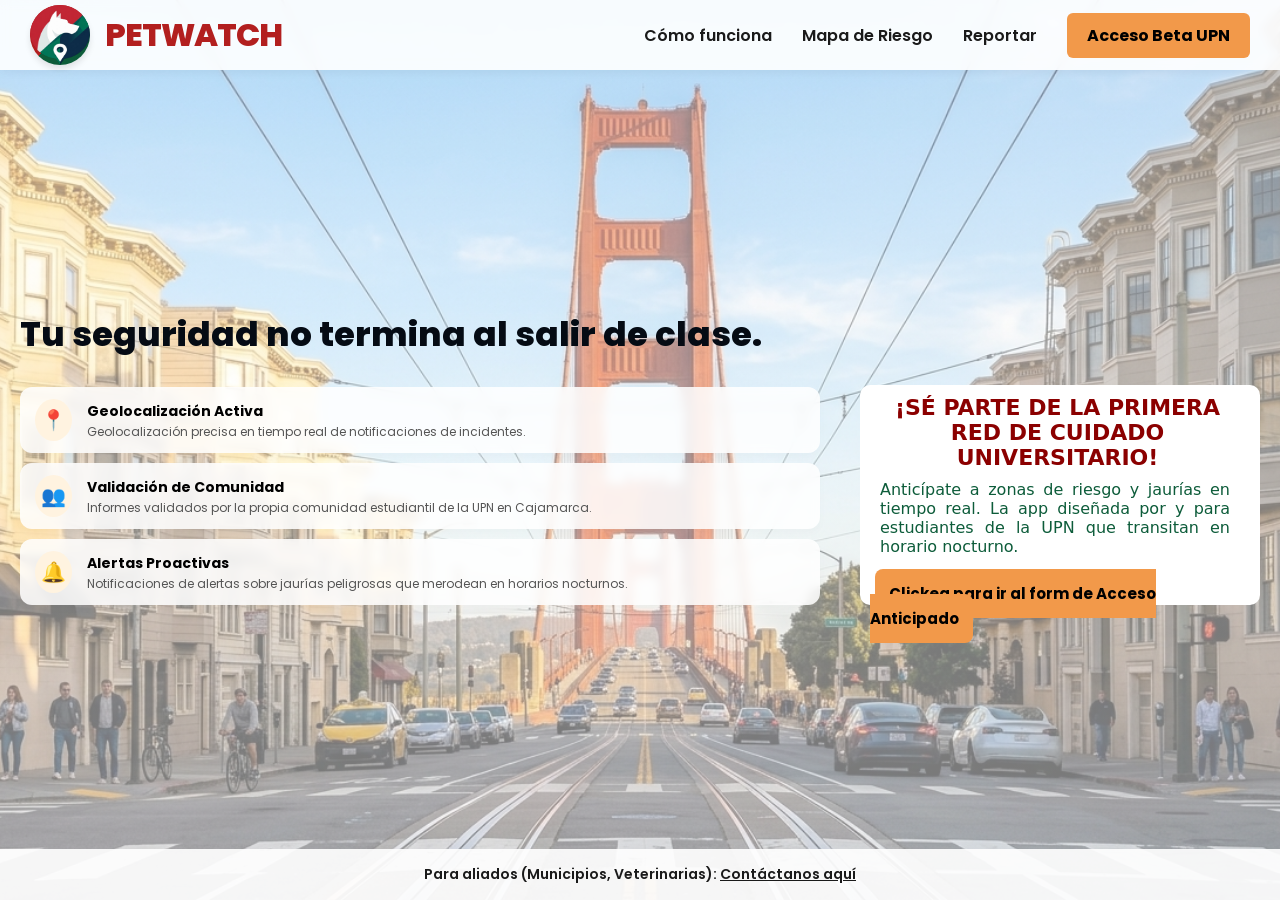
<file: index.html>
<!DOCTYPE html>
<html lang="es">
<head>
    <meta charset="UTF-8">
    <meta name="viewport" content="width=device-width, initial-scale=1.0">
    <title>Petwatch - Red de Cuidado Universitario</title>
    <link rel="preconnect" href="https://fonts.googleapis.com">
    <link rel="preconnect" href="https://fonts.gstatic.com" crossorigin>
    <link href="https://fonts.googleapis.com/css2?family=Poppins:wght@400;600;700;800&display=swap" rel="stylesheet">
    <link rel="stylesheet" href="style.css">

</head>
<body>

    <header>
        <div class="logo-container">
            <img class="logo-icon" src="Fotos/a2298e38-0c71-4fe7-8703-a5e71f74640e.png">
            <span class="logo-text">PETWATCH</span>
        </div>
        <nav>
            <a onclick="openModal('modal-funcionamiento')">Cómo funciona</a>
            <a onclick="openModal('modal-mapa')">Mapa de Riesgo</a>
            <a onclick="openModal('modal-reportar')">Reportar</a>
            <a href="https://fabrygameplay-rgb.github.io/Veintiuno/" class="btn-beta" target="_blank">Acceso Beta UPN</a>
        </nav>
    </header>

    <main>
        <div class="left-column">
            <section class="hero-section">
                <h1>Tu seguridad no termina al salir de clase.</h1>
            </section>

            <section class="features-grid">
                <div class="feature-card">
                    <span class="feature-icon">📍</span>
                    <div class="feature-text">
                        <h3>Geolocalización Activa</h3>
                        <p>Geolocalización precisa en tiempo real de notificaciones de incidentes.</p>
                    </div>
                </div>
                <div class="feature-card">
                    <span class="feature-icon">👥</span>
                    <div class="feature-text">
                        <h3>Validación de Comunidad</h3>
                        <p>Informes validados por la propia comunidad estudiantil de la UPN en Cajamarca.</p>
                    </div>
                </div>
                <div class="feature-card">
                    <span class="feature-icon">🔔</span>
                    <div class="feature-text">
                        <h3>Alertas Proactivas</h3>
                        <p>Notificaciones de alertas sobre jaurías peligrosas que merodean en horarios nocturnos.</p>
                    </div>
                </div>
            </section>
        </div>

        <section style="height: auto; background-color: white; width: 400px; height: 220px; padding: 10px; border-radius: 10px; margin-top: 70px">
            <h2 style="color:darkred; margin-left: 5px; margin-right: 10px; font-size: 22px; font-family: system-ui, -apple-system, BlinkMacSystemFont, 'Segoe UI', Roboto, Oxygen, Ubuntu, Cantarell, 'Open Sans', 'Helvetica Neue', sans-serif, Times, serif; text-align: center; text-transform: uppercase;">¡Sé parte de la primera red de cuidado universitario!</h2>
            <p style="color:#0d5c3a; margin-right: 10px; margin-bottom: 15px; padding: 10px; text-align: justify; font-family: system-ui, -apple-system, BlinkMacSystemFont, 'Segoe UI', Roboto, Oxygen, Ubuntu, Cantarell, 'Open Sans', 'Helvetica Neue', sans-serif; font-size: 16px" >Anticípate a zonas de riesgo y jaurías en tiempo real. La app diseñada por y para estudiantes de la UPN que transitan en horario nocturno.</p>        
            <a href="https://forms.gle/VQaobmovA8fT4yYu9" class="btn-submit" target="_blank" style="text-decoration: none; text-align: center; margin-left: 5px">Clickea para ir al form de Acceso Anticipado</a>
        </section>
    </main>

    <div id="modal-funcionamiento" class="modal-overlay" onclick="closeModal(event, 'modal-funcionamiento')">
        <div class="modal-content">
            <button class="modal-close" onclick="document.getElementById('modal-funcionamiento').classList.remove('active')">✕</button>
            <h2>¿Cómo funciona Petwatch?</h2>
            <p><strong>1. Reporte Inmediato:</strong> Si divisas una jauría agresiva, un animal herido o una zona sin iluminación con incidentes al salir de la UPN, abres la app y envías una alerta en 2 clics.</p>
            <p><strong>2. Alerta Comunitaria:</strong> El sistema geolocaliza el reporte y despacha una notificación push automática a todos los estudiantes, docentes y personal que se encuentren en un radio de 500 metros o tengan rutas concurrentes en ese horario.</p>
            <p><strong>3. Validación y Filtro:</strong> Otros usuarios cercanos confirman o actualizan el estado de la alerta para evitar falsas alarmas, manteniendo el mapa limpio, confiable y actualizado.</p>
        </div>
    </div>

    <div id="modal-mapa" class="modal-overlay" onclick="closeModal(event, 'modal-mapa')">
        <div class="modal-content">
            <button class="modal-close" onclick="document.getElementById('modal-mapa').classList.remove('active')">✕</button>
            <h2>Mapa de Riesgo en Vivo</h2>
            <p>Visualiza los puntos críticos de tránsito alrededor del campus actualizados de forma colaborativa por la comunidad universitaria.</p>
            <div class="simulated-mini-map">
                [📍 Vista previa del mapa dinámico de calor]
            </div>
        </div>
    </div>

    <div id="modal-reportar" class="modal-overlay" onclick="closeModal(event, 'modal-reportar')">
        <div class="modal-content">
            <button class="modal-close" onclick="document.getElementById('modal-reportar').classList.remove('active')">✕</button>
            <h2>Módulo de Alerta Temprana</h2>
            <p>En la aplicación móvil, este botón te permitirá reportar de forma anónima o identificada tres tipos de eventos clave:</p>
            <p>🚨 <strong>Animal Agresivo / Jauría:</strong> Alerta inmediata para desviar rutas de caminata nocturna.</p>
            <p>🐾 <strong>Mascota perdida / Abandonada:</strong> Coordinación directa con refugios aliados de la zona.</p>
            <p>⚠️ <strong>Punto Crítico:</strong> Esquinas con incidentes recurrentes para alertar al serenazgo.</p>
        </div>
    </div>

    <div id="modal-beta-info" class="modal-overlay" onclick="closeModal(event, 'modal-beta-info')">
        <div class="modal-content">
            <button class="modal-close" onclick="document.getElementById('modal-beta-info').classList.remove('active')">✕</button>
            <h2>Programa de Accesos Beta</h2>
            <p>Estamos priorizando el despliegue inicial en las sedes con mayor afluencia nocturna en zonas periféricas. Al registrar tus datos en el formulario de la derecha, ingresas directo al pipeline de la lista de espera oficial.</p>
        </div>
    </div>

    <div id="modal-contacto" class="modal-overlay" onclick="closeModal(event, 'modal-contacto')">
        <div class="modal-content">
            <button class="modal-close" onclick="document.getElementById('modal-contacto').classList.remove('active')">✕</button>
            <h2>Alianzas Estratégicas</h2>
            <p>Si eres representante de una Municipalidad, Clínica Veterinaria o Refugio local y deseas integrar tus alertas o base de datos con nuestra red, escríbenos a nuestro canal institucional:</p>
            <p style="font-weight: bold; font-size: 16px; color: #0d5c3a; text-align: center; margin-top: 15px;">soporte@petwatch.app</p>
        </div>
    </div>

    <footer>
        Para aliados (Municipios, Veterinarias): <a onclick="openModal('modal-contacto')">Contáctanos aquí</a>
    </footer>

</body>
<script src="index.js"></script>
</html>
</file>
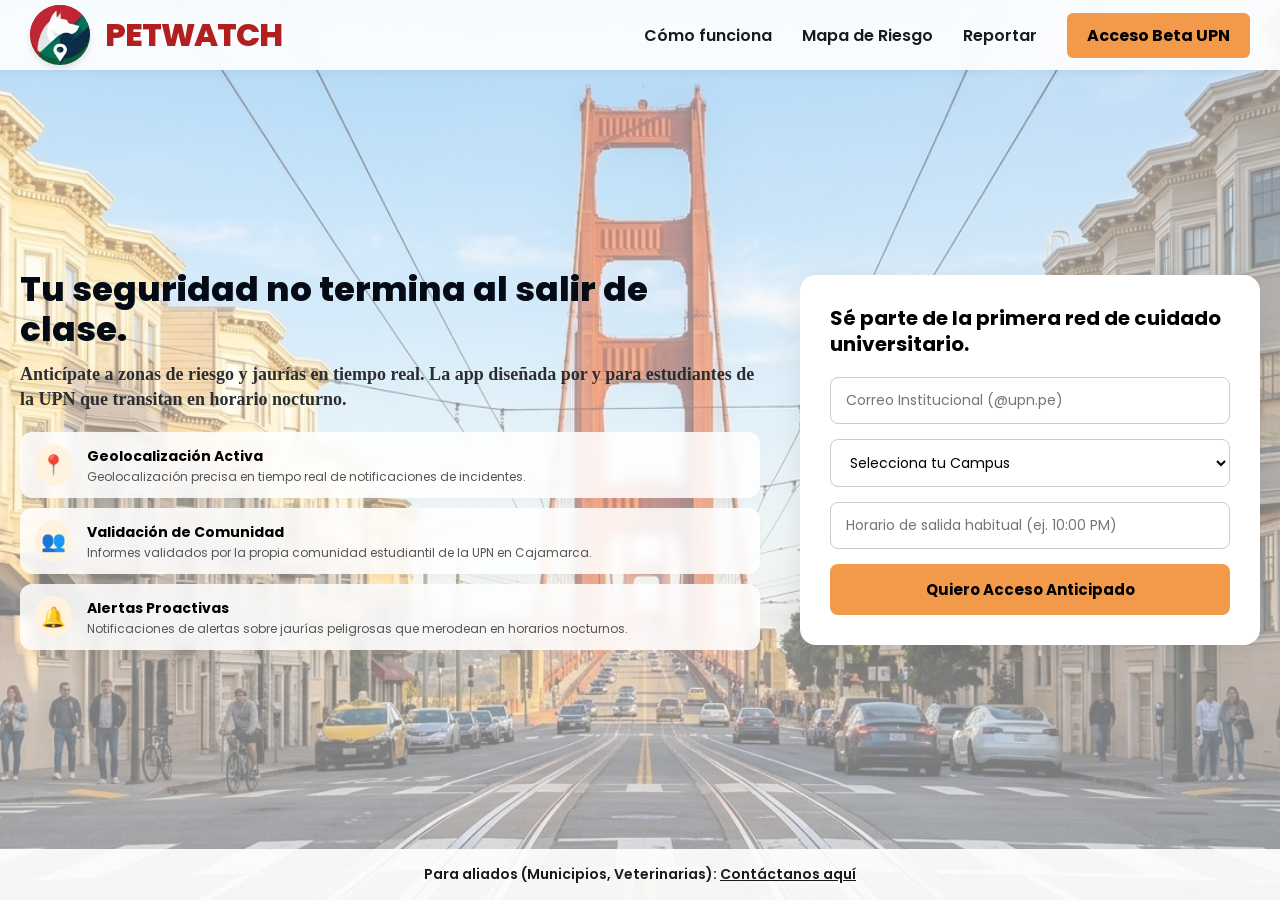
<file: Public/index.html>
<!DOCTYPE html>
<html lang="es">
<head>
    <meta charset="UTF-8">
    <meta name="viewport" content="width=device-width, initial-scale=1.0">
    <title>Petwatch - Red de Cuidado Universitario</title>
    <link rel="preconnect" href="https://fonts.googleapis.com">
    <link rel="preconnect" href="https://fonts.gstatic.com" crossorigin>
    <link href="https://fonts.googleapis.com/css2?family=Poppins:wght@400;600;700;800&display=swap" rel="stylesheet">
    <link rel="stylesheet" href="style.css">

</head>
<body>

    <header>
        <div class="logo-container">
            <img class="logo-icon" src="Fotos/a2298e38-0c71-4fe7-8703-a5e71f74640e.png">
            <span class="logo-text">PETWATCH</span>
        </div>
        <nav>
            <a onclick="openModal('modal-funcionamiento')">Cómo funciona</a>
            <a onclick="openModal('modal-mapa')">Mapa de Riesgo</a>
            <a onclick="openModal('modal-reportar')">Reportar</a>
            <a onclick="openModal('modal-beta-info')" class="btn-beta">Acceso Beta UPN</a>
        </nav>
    </header>

    <main>
        <div class="left-column">
            <section class="hero-section">
                <h1>Tu seguridad no termina al salir de clase.</h1>
                <p>Anticípate a zonas de riesgo y jaurías en tiempo real. La app diseñada por y para estudiantes de la UPN que transitan en horario nocturno.</p>
            </section>

            <section class="features-grid">
                <div class="feature-card">
                    <span class="feature-icon">📍</span>
                    <div class="feature-text">
                        <h3>Geolocalización Activa</h3>
                        <p>Geolocalización precisa en tiempo real de notificaciones de incidentes.</p>
                    </div>
                </div>
                <div class="feature-card">
                    <span class="feature-icon">👥</span>
                    <div class="feature-text">
                        <h3>Validación de Comunidad</h3>
                        <p>Informes validados por la propia comunidad estudiantil de la UPN en Cajamarca.</p>
                    </div>
                </div>
                <div class="feature-card">
                    <span class="feature-icon">🔔</span>
                    <div class="feature-text">
                        <h3>Alertas Proactivas</h3>
                        <p>Notificaciones de alertas sobre jaurías peligrosas que merodean en horarios nocturnos.</p>
                    </div>
                </div>
            </section>
        </div>

        <section class="cta-card">
            <h2>Sé parte de la primera red de cuidado universitario.</h2>
            
            <form id="leadForm" onsubmit="enviarFormulario(event)">
                <div class="form-grid">
                    <div class="form-group">
                        <input type="email" id="form-email" class="form-control" placeholder="Correo Institucional (@upn.pe)" required>
                    </div>
                    <div class="form-group">
                        <select id="form-campus" class="form-control" required>
                            <option value="" disabled selected>Selecciona tu Campus</option>
                            <option value="Cajamarca">Cajamarca</option>
                            <option value="Los Olivos">Los Olivos</option>
                            <option value="Breña">Breña</option>
                            <option value="San Juan">San Juan</option>
                        </select>
                    </div>
                    <div class="form-group">
                        <input type="text" id="form-horario" class="form-control" placeholder="Horario de salida habitual (ej. 10:00 PM)" required>
                    </div>
                    <button type="submit" class="btn-submit">Quiero Acceso Anticipado</button>
                </div>
            </form>
        </section>
    </main>

    <div id="modal-funcionamiento" class="modal-overlay" onclick="closeModal(event, 'modal-funcionamiento')">
        <div class="modal-content">
            <button class="modal-close" onclick="document.getElementById('modal-funcionamiento').classList.remove('active')">✕</button>
            <h2>¿Cómo funciona Petwatch?</h2>
            <p><strong>1. Reporte Inmediato:</strong> Si divisas una jauría agresiva, un animal herido o una zona sin iluminación con incidentes al salir de la UPN, abres la app y envías una alerta en 2 clics.</p>
            <p><strong>2. Alerta Comunitaria:</strong> El sistema geolocaliza el reporte y despacha una notificación push automática a todos los estudiantes, docentes y personal que se encuentren en un radio de 500 metros o tengan rutas concurrentes en ese horario.</p>
            <p><strong>3. Validación y Filtro:</strong> Otros usuarios cercanos confirman o actualizan el estado de la alerta para evitar falsas alarmas, manteniendo el mapa limpio, confiable y actualizado.</p>
        </div>
    </div>

    <div id="modal-mapa" class="modal-overlay" onclick="closeModal(event, 'modal-mapa')">
        <div class="modal-content">
            <button class="modal-close" onclick="document.getElementById('modal-mapa').classList.remove('active')">✕</button>
            <h2>Mapa de Riesgo en Vivo</h2>
            <p>Visualiza los puntos críticos de tránsito alrededor del campus actualizados de forma colaborativa por la comunidad universitaria.</p>
            <div class="simulated-mini-map">
                [📍 Vista previa del mapa dinámico de calor]
            </div>
        </div>
    </div>

    <div id="modal-reportar" class="modal-overlay" onclick="closeModal(event, 'modal-reportar')">
        <div class="modal-content">
            <button class="modal-close" onclick="document.getElementById('modal-reportar').classList.remove('active')">✕</button>
            <h2>Módulo de Alerta Temprana</h2>
            <p>En la aplicación móvil, este botón te permitirá reportar de forma anónima o identificada tres tipos de eventos clave:</p>
            <p>🚨 <strong>Animal Agresivo / Jauría:</strong> Alerta inmediata para desviar rutas de caminata nocturna.</p>
            <p>🐾 <strong>Masbota perdida / Abandonada:</strong> Coordinación directa con refugios aliados de la zona.</p>
            <p>⚠️ <strong>Punto Crítico:</strong> Esquinas con incidentes recurrentes para alertar al serenazgo.</p>
        </div>
    </div>

    <div id="modal-beta-info" class="modal-overlay" onclick="closeModal(event, 'modal-beta-info')">
        <div class="modal-content">
            <button class="modal-close" onclick="document.getElementById('modal-beta-info').classList.remove('active')">✕</button>
            <h2>Programa de Accesos Beta</h2>
            <p>Estamos priorizando el despliegue inicial en las sedes con mayor afluencia nocturna en zonas periféricas. Al registrar tus datos en el formulario de la derecha, ingresas directo al pipeline de la lista de espera oficial.</p>
        </div>
    </div>

    <div id="modal-contacto" class="modal-overlay" onclick="closeModal(event, 'modal-contacto')">
        <div class="modal-content">
            <button class="modal-close" onclick="document.getElementById('modal-contacto').classList.remove('active')">✕</button>
            <h2>Alianzas Estratégicas</h2>
            <p>Si eres representante de una Municipalidad, Clínica Veterinaria o Refugio local y deseas integrar tus alertas o base de datos con nuestra red, escríbenos a nuestro canal institucional:</p>
            <p style="font-weight: bold; font-size: 16px; color: #0d5c3a; text-align: center; margin-top: 15px;">soporte@petwatch.app</p>
        </div>
    </div>

    <footer>
        Para aliados (Municipios, Veterinarias): <a onclick="openModal('modal-contacto')">Contáctanos aquí</a>
    </footer>

</body>
<script src="index.js"></script>
</html>
</file>
<file: style.css>
@media (min-width: 1200px) {

    * {
        margin: 0;
        padding: 0;
        box-sizing: border-box;
        font-family: 'Poppins', sans-serif;
    }

    body {
        background-image: 
            linear-gradient(rgba(255, 255, 255, 0.48), rgba(255, 255, 255, 0.48)), 
            url('Fotos/Gemini_Generated_Image_is4pxois4pxois4p.png');
        background-repeat: no-repeat;
        background-size: cover;
        background-position: center;
        color: #1a1a1a;
        height: 100vh;
        overflow: hidden; 
        display: flex;
        flex-direction: column;
        justify-content: space-between;
        position: relative;
    }

    body::before {
        content: "";
        position: absolute;
        top: 0;
        left: 0;
        width: 100%;
        height: 100%;
        background-image: url('https://upload.wikimedia.org/wikipedia/commons/e/e4/Latjack_map_fragment.png');
        background-size: cover;
        background-position: center;
        z-index: -1;
    }

    header {
        display: flex;
        justify-content: space-between;
        align-items: center;
        padding: 5px 30px;
        background-color: rgba(255, 255, 255, 0.9);
        backdrop-filter: blur(5px);
        box-shadow: 0 2px 10px rgba(0,0,0,0.05);
        z-index: 10;
    }

    .logo-container {
        display: flex;
        align-items: center;
        gap: 15px;
    }

    .logo-icon {
        width: 60px;
        height: 60px;
        background: linear-gradient(135deg, #b21f1f 50%, #0d5c3a 50%);
        border-radius: 50%;
        position: relative;
        display: flex;
        align-items: center;
        justify-content: center;
        box-shadow: 0 4px 6px rgba(0,0,0,0.1);
    }

    .logo-icon::after {
        content: "📍";
        font-size: 24px;
        position: absolute;
        bottom: 5px;
    }

    .logo-text {
        font-size: 32px;
        font-weight: 800;
        color: #b21f1f;
        letter-spacing: -1px;
    }

    nav {
        display: flex;
        align-items: center;
        gap: 30px;
    }

    nav a {
        text-decoration: none;
        color: #1a1a1a;
        font-weight: 600;
        font-size: 16px;
        transition: color 0.3s;
        cursor: pointer;
    }

    nav a:hover {
        color: #b21f1f;
    }

    .btn-beta {
        background-color: #f2994a;
        color: #000 !important;
        padding: 10px 20px;
        border-radius: 6px;
        font-weight: 700;
        transition: background-color 0.3s, transform 0.2s;
    }

    .btn-beta:hover {
        background-color: #e08837;
        transform: translateY(-2px);
    }

    main {
        max-width: 1300px;
        width: 100%;
        margin: 0 auto;
        padding: 20px;
        flex-grow: 1;
        display: flex;
        flex-direction: row; 
        align-items: center;
        justify-content: space-between;
        gap: 40px; 
    }

    .left-column {
        flex: 1;
        display: flex;
        flex-direction: column;
        gap: 20px;
    }

    .hero-section {
        max-width: 100%;
    }
    
    .hero-section h1 {
        font-size: 34px;
        font-weight: 800;
        line-height: 1.2;
        color: #050B14;
        margin-bottom: 12px;
    }

    .hero-section p {
        font-family: Cambria, Cochin, Georgia, Times, 'Times New Roman', serif;
        font-size: 18px;
        font-weight: bold;
        color: #2B2D31;
        line-height: 1.4;
    }

    .features-grid {
        display: flex;
        flex-direction: column;
        gap: 10px;
    }

    .feature-card {
        display: flex;
        align-items: center;
        gap: 15px;
        background: rgba(255, 255, 255, 0.85);
        padding: 12px 15px;
        border-radius: 12px;
        backdrop-filter: blur(5px);
        box-shadow: 0 4px 10px rgba(0,0,0,0.02);
    }

    .feature-icon {
        font-size: 20px;
        background: #fff3e0;
        padding: 6px;
        border-radius: 50%;
        display: inline-flex;
        align-items: center;
        justify-content: center;
        flex-shrink: 0;
    }

    .feature-text {
        display: flex;
        flex-direction: column;
    }

    .feature-card h3 {
        font-size: 14px;
        font-weight: 700;
        color: #000;
        margin-bottom: 2px;
    }

    .feature-card p {
        font-size: 12px;
        color: #555;
        line-height: 1.3;
    }

    .cta-card {
        background: #ffffff;
        border-radius: 16px;
        padding: 30px;
        box-shadow: 0 10px 30px rgba(0,0,0,0.08);
        width: 460px;
        flex-shrink: 0;
    }

    .cta-card h2 {
        font-size: 20px;
        font-weight: 700;
        margin-bottom: 20px;
        color: #000;
        line-height: 1.3;
    }

    .form-grid {
        display: flex;
        flex-direction: column;
        gap: 15px;
    }

    .form-control {
        width: 100%;
        padding: 12px 15px;
        border: 1px solid #ccc;
        border-radius: 8px;
        font-size: 14px;
        outline: none;
        transition: border-color 0.3s;
        background-color: #fff;
    }

    .form-control:focus {
        border-color: #f2994a;
    }

    .btn-submit {
        background-color: #f2994a;
        color: #000;
        border: none;
        padding: 14px;
        border-radius: 8px;
        font-weight: 700;
        font-size: 15px;
        cursor: pointer;
        transition: background-color 0.3s, transform 0.2s;
        width: 100%;
    }

    .btn-submit:hover {
        background-color: #e08837;
        transform: scale(1.01);
    }

    .modal-overlay {
        position: fixed;
        top: 0;
        left: 0;
        width: 100%;
        height: 100%;
        background: rgba(0, 0, 0, 0.5);
        backdrop-filter: blur(4px);
        display: flex;
        justify-content: center;
        align-items: center;
        z-index: 100;
        opacity: 0;
        pointer-events: none;
        transition: opacity 0.3s ease;
    }

    .modal-overlay.active {
        opacity: 1;
        pointer-events: auto;
    }

    .modal-content {
        background: white;
        padding: 30px;
        border-radius: 16px;
        max-width: 550px;
        width: 90%;
        box-shadow: 0 15px 40px rgba(0,0,0,0.2);
        position: relative;
        transform: translateY(-2px);
        transition: transform 0.3s ease;
    }

    .modal-close {
        position: absolute;
        top: 15px;
        right: 15px;
        font-size: 22px;
        background: none;
        border: none;
        cursor: pointer;
        color: #888;
    }

    .modal-close:hover {
        color: #b21f1f;
    }

    .modal-content h2 {
        margin-bottom: 15px;
        color: #b21f1f;
        font-size: 24px;
    }

    .modal-content p {
        font-size: 14px;
        line-height: 1.5;
        color: #444;
        margin-bottom: 12px;
    }

    .simulated-mini-map {
        width: 100%;
        height: 200px;
        background-color: #e5e3df;
        border-radius: 8px;
        margin-top: 15px;
        border: 2px dashed #b21f1f;
        display: flex;
        align-items: center;
        justify-content: center;
        font-weight: bold;
        color: #555;
    }

    footer {
        text-align: center;
        padding: 15px;
        background-color: rgba(255, 255, 255, 0.9);
        font-size: 14px;
        font-weight: 600;
        z-index: 10;
    }

    footer a {
        color: #1a1a1a;
        text-decoration: underline;
    }

    footer a:hover {
        color: #b21f1f;
    }

}   

@media (max-width: 900px) {
    body { overflow-y: auto; height: auto; }
    main { flex-direction: column; gap: 30px; }
    .cta-card { width: 100%; }
}
</file>
<file: Public/style.css>
@media (min-width: 1200px) {

    * {
        margin: 0;
        padding: 0;
        box-sizing: border-box;
        font-family: 'Poppins', sans-serif;
    }

    body {
        background-image: 
            linear-gradient(rgba(255, 255, 255, 0.48), rgba(255, 255, 255, 0.48)), 
            url('Fotos/Gemini_Generated_Image_is4pxois4pxois4p.png');
        background-repeat: no-repeat;
        background-size: cover;
        background-position: center;
        color: #1a1a1a;
        height: 100vh;
        overflow: hidden; 
        display: flex;
        flex-direction: column;
        justify-content: space-between;
        position: relative;
    }

    body::before {
        content: "";
        position: absolute;
        top: 0;
        left: 0;
        width: 100%;
        height: 100%;
        background-image: url('https://upload.wikimedia.org/wikipedia/commons/e/e4/Latjack_map_fragment.png');
        background-size: cover;
        background-position: center;
        z-index: -1;
    }

    header {
        display: flex;
        justify-content: space-between;
        align-items: center;
        padding: 5px 30px;
        background-color: rgba(255, 255, 255, 0.9);
        backdrop-filter: blur(5px);
        box-shadow: 0 2px 10px rgba(0,0,0,0.05);
        z-index: 10;
    }

    .logo-container {
        display: flex;
        align-items: center;
        gap: 15px;
    }

    .logo-icon {
        width: 60px;
        height: 60px;
        background: linear-gradient(135deg, #b21f1f 50%, #0d5c3a 50%);
        border-radius: 50%;
        position: relative;
        display: flex;
        align-items: center;
        justify-content: center;
        box-shadow: 0 4px 6px rgba(0,0,0,0.1);
    }

    .logo-icon::after {
        content: "📍";
        font-size: 24px;
        position: absolute;
        bottom: 5px;
    }

    .logo-text {
        font-size: 32px;
        font-weight: 800;
        color: #b21f1f;
        letter-spacing: -1px;
    }

    nav {
        display: flex;
        align-items: center;
        gap: 30px;
    }

    nav a {
        text-decoration: none;
        color: #1a1a1a;
        font-weight: 600;
        font-size: 16px;
        transition: color 0.3s;
        cursor: pointer;
    }

    nav a:hover {
        color: #b21f1f;
    }

    .btn-beta {
        background-color: #f2994a;
        color: #000 !important;
        padding: 10px 20px;
        border-radius: 6px;
        font-weight: 700;
        transition: background-color 0.3s, transform 0.2s;
    }

    .btn-beta:hover {
        background-color: #e08837;
        transform: translateY(-2px);
    }

    main {
        max-width: 1300px;
        width: 100%;
        margin: 0 auto;
        padding: 20px;
        flex-grow: 1;
        display: flex;
        flex-direction: row; 
        align-items: center;
        justify-content: space-between;
        gap: 40px; 
    }

    .left-column {
        flex: 1;
        display: flex;
        flex-direction: column;
        gap: 20px;
    }

    .hero-section {
        max-width: 100%;
    }
    
    .hero-section h1 {
        font-size: 34px;
        font-weight: 800;
        line-height: 1.2;
        color: #050B14;
        margin-bottom: 12px;
    }

    .hero-section p {
        font-family: Cambria, Cochin, Georgia, Times, 'Times New Roman', serif;
        font-size: 18px;
        font-weight: bold;
        color: #2B2D31;
        line-height: 1.4;
    }

    .features-grid {
        display: flex;
        flex-direction: column;
        gap: 10px;
    }

    .feature-card {
        display: flex;
        align-items: center;
        gap: 15px;
        background: rgba(255, 255, 255, 0.85);
        padding: 12px 15px;
        border-radius: 12px;
        backdrop-filter: blur(5px);
        box-shadow: 0 4px 10px rgba(0,0,0,0.02);
    }

    .feature-icon {
        font-size: 20px;
        background: #fff3e0;
        padding: 6px;
        border-radius: 50%;
        display: inline-flex;
        align-items: center;
        justify-content: center;
        flex-shrink: 0;
    }

    .feature-text {
        display: flex;
        flex-direction: column;
    }

    .feature-card h3 {
        font-size: 14px;
        font-weight: 700;
        color: #000;
        margin-bottom: 2px;
    }

    .feature-card p {
        font-size: 12px;
        color: #555;
        line-height: 1.3;
    }

    .cta-card {
        background: #ffffff;
        border-radius: 16px;
        padding: 30px;
        box-shadow: 0 10px 30px rgba(0,0,0,0.08);
        width: 460px;
        flex-shrink: 0;
    }

    .cta-card h2 {
        font-size: 20px;
        font-weight: 700;
        margin-bottom: 20px;
        color: #000;
        line-height: 1.3;
    }

    .form-grid {
        display: flex;
        flex-direction: column;
        gap: 15px;
    }

    .form-control {
        width: 100%;
        padding: 12px 15px;
        border: 1px solid #ccc;
        border-radius: 8px;
        font-size: 14px;
        outline: none;
        transition: border-color 0.3s;
        background-color: #fff;
    }

    .form-control:focus {
        border-color: #f2994a;
    }

    .btn-submit {
        background-color: #f2994a;
        color: #000;
        border: none;
        padding: 14px;
        border-radius: 8px;
        font-weight: 700;
        font-size: 15px;
        cursor: pointer;
        transition: background-color 0.3s, transform 0.2s;
        width: 100%;
    }

    .btn-submit:hover {
        background-color: #e08837;
        transform: scale(1.01);
    }

    .modal-overlay {
        position: fixed;
        top: 0;
        left: 0;
        width: 100%;
        height: 100%;
        background: rgba(0, 0, 0, 0.5);
        backdrop-filter: blur(4px);
        display: flex;
        justify-content: center;
        align-items: center;
        z-index: 100;
        opacity: 0;
        pointer-events: none;
        transition: opacity 0.3s ease;
    }

    .modal-overlay.active {
        opacity: 1;
        pointer-events: auto;
    }

    .modal-content {
        background: white;
        padding: 30px;
        border-radius: 16px;
        max-width: 550px;
        width: 90%;
        box-shadow: 0 15px 40px rgba(0,0,0,0.2);
        position: relative;
        transform: translateY(-2px);
        transition: transform 0.3s ease;
    }

    .modal-close {
        position: absolute;
        top: 15px;
        right: 15px;
        font-size: 22px;
        background: none;
        border: none;
        cursor: pointer;
        color: #888;
    }

    .modal-close:hover {
        color: #b21f1f;
    }

    .modal-content h2 {
        margin-bottom: 15px;
        color: #b21f1f;
        font-size: 24px;
    }

    .modal-content p {
        font-size: 14px;
        line-height: 1.5;
        color: #444;
        margin-bottom: 12px;
    }

    .simulated-mini-map {
        width: 100%;
        height: 200px;
        background-color: #e5e3df;
        border-radius: 8px;
        margin-top: 15px;
        border: 2px dashed #b21f1f;
        display: flex;
        align-items: center;
        justify-content: center;
        font-weight: bold;
        color: #555;
    }

    footer {
        text-align: center;
        padding: 15px;
        background-color: rgba(255, 255, 255, 0.9);
        font-size: 14px;
        font-weight: 600;
        z-index: 10;
    }

    footer a {
        color: #1a1a1a;
        text-decoration: underline;
    }

    footer a:hover {
        color: #b21f1f;
    }

}   

@media (max-width: 900px) {
    body { overflow-y: auto; height: auto; }
    main { flex-direction: column; gap: 30px; }
    .cta-card { width: 100%; }
}
</file>
